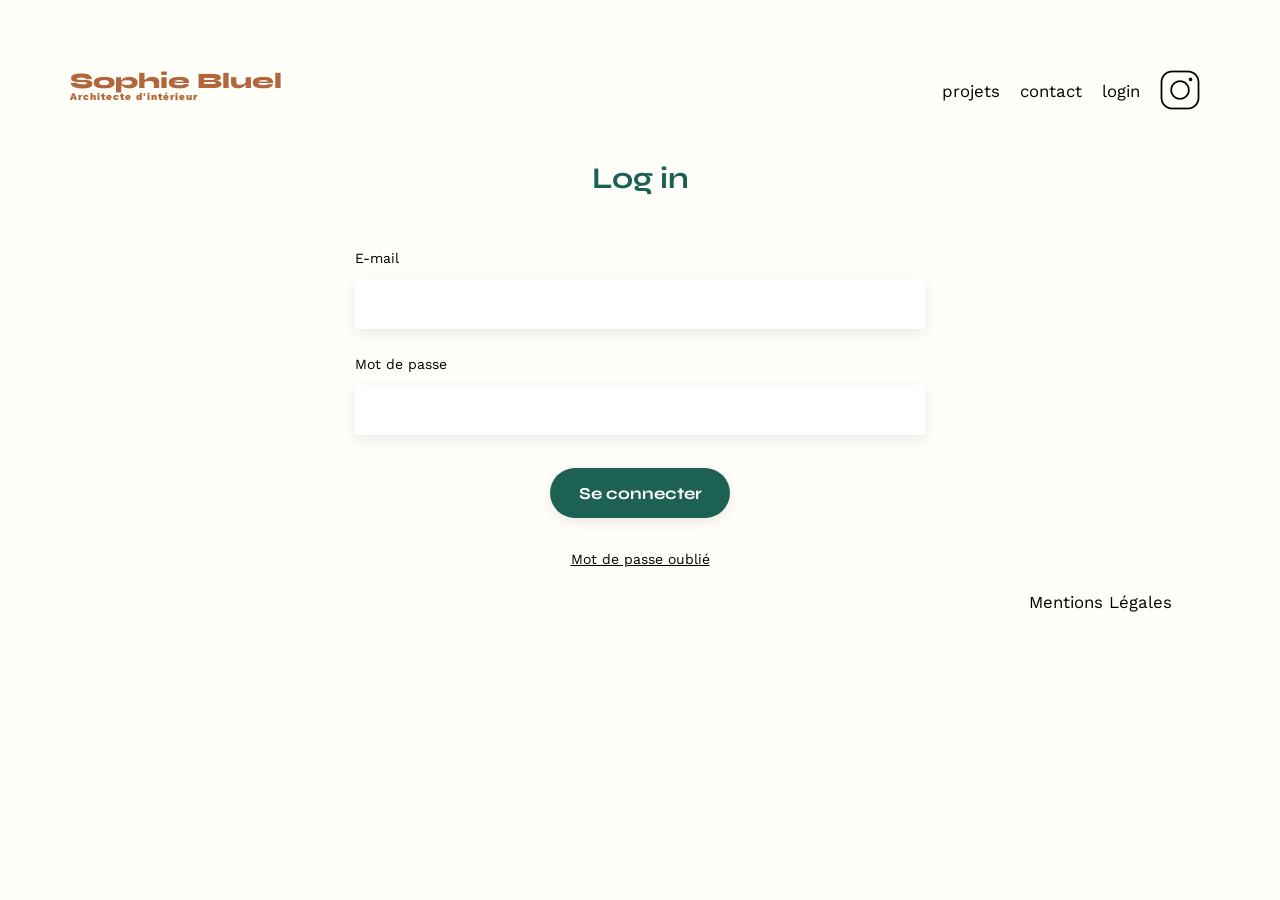
<file: FrontEnd/login.html>
<!DOCTYPE html>
<html lang="fr">
<head>
	<meta charset="UTF-8">
	<title>Sophie Bluel - Architecte d'intérieur</title>
	<meta name="viewport" content="width=device-width, initial-scale=1.0">
	<link rel="preconnect" href="https://fonts.googleapis.com">
	<link rel="preconnect" href="https://fonts.gstatic.com" crossorigin>
	<link href="https://fonts.googleapis.com/css2?family=Syne:wght@700;800&family=Work+Sans&display=swap" rel="stylesheet">
	<meta name="description" content="">
	<link rel="stylesheet" href="./assets/style.css">
</head>
<body>
<header>
	<h1>Sophie Bluel <span>Architecte d'intérieur</span></h1>
	<nav>
		<ul>
			<li><a href="index.html#Projets">projets</a></li>
			<li><a href="index.html#Contacts">contact</a></li>
			<li><a href="login.html">login</a></li>
			<li><img src="./assets/icons/instagram.png" alt="Instagram"></li>
		</ul>
	</nav>
</header>
<main>
	<section id="contact">
		<h2>Log in</h2>
		<form id="loginForm" action="#" method="post">
			<label for="email">E-mail</label>
			<input type="email" name="email" id="email" required>
			<label for="password">Mot de passe</label>
			<input type="password" name="password" id="password" required>
			<input type="submit" value="Se connecter" id="submitButton" style="cursor: pointer;">
		</form>
		<p><a class="forget" href="#">Mot de passe oublié</a></p>
	</section>
</main>
<footer>
	<nav>
		<ul>
			<li>Mentions Légales</li>
		</ul>
	</nav>
</footer>
<script src="../FrontEnd/js/login.js"></script>
</body>
</html>
</file>
<file: FrontEnd/assets/style.css>
/* http://meyerweb.com/eric/tools/css/reset/
   v2.0 | 20110126
   License: none (public domain)
*/

* {
	box-sizing: border-box;
}

.edition{
	background-color: black;
	width: 100%;
	height: 50px;
	color: white;
	display: flex;
	justify-content: center;
	align-items: center;
	left: 0;
	top: 0;
	position: absolute;
}
.edition a {
	color: white;
}
.edition a:visited {
	color: white;
}

.modal{
	position: fixed;
	display: flex;
	align-items: center;
	justify-content: center;
	top: 0;
	left: 0;
	width: 100%;
	height: 100%;
	background-color: rgba(0, 0, 0, 0.6);
}

.modal-wrapper {
	overflow: auto;
	background-color: white;
	width: 600px;
	max-width: calc(100vh - 20px);
	max-height: calc(100vh - 20px);
	padding: 20px;
}


html, body, div, span, applet, object, iframe,
h1, h2, h3, h4, h5, h6, p, blockquote, pre,
a, abbr, acronym, address, big, cite, code,
del, dfn, em, img, ins, kbd, q, s, samp,
small, strike, strong, sub, sup, tt, var,
b, u, i, center,
dl, dt, dd, ol, ul, li,
fieldset, form, label, legend,
table, caption, tbody, tfoot, thead, tr, th, td,
article, aside, canvas, details, embed,
figure, figcaption, footer, header, hgroup,
menu, nav, output, ruby, section, summary,
time, mark, audio, video {
	margin: 0;
	padding: 0;
	border: 0;
	font-size: 100%;
	font: inherit;
	vertical-align: baseline;
	text-decoration: none;
	color: inherit;
}
.forget{
	text-decoration: underline;
}
/* HTML5 display-role reset for older browsers */
article, aside, details, figcaption, figure,
footer, header, hgroup, menu, nav, section {
	display: block;
}
body {
	line-height: 1;
	background-color: #fffef8;
}
ol, ul {
	list-style: none;
}
blockquote, q {
	quotes: none;
}
blockquote:before, blockquote:after,
q:before, q:after {
	content: '';
	content: none;
}
table {
	border-collapse: collapse;
	border-spacing: 0;
}
/** end reset css**/
body {
	max-width: 1140px;
	margin:auto;
	font-family: 'Work Sans' ;
	font-size: 14px;
	margin-top: 70px;
}
header {
	display: flex;
	justify-content: space-between;
	margin: 50px 0
}
section {
	margin: 50px 0
}

h1{
	display: flex;
	flex-direction: column;
	font-family: 'Syne';
	font-size: 22px;
	font-weight: 800;
	color: #B1663C
}

h1 > span {
	font-family: 'Work Sans';
	font-size:10px;
	letter-spacing: 0.1em;
;
}

h2{
	font-family: 'Syne';
	font-weight: 700;
	font-size: 30px;
	color: #1D6154
}
nav ul {
	display: flex;
	align-items: center;
	list-style-type: none;

}
nav li {
	padding: 0 10px;
	font-size: 1.2em;
}

li:hover {
	color: #B1663C;
}
#introduction {
	display: flex;
	align-items: center;
}
#introduction figure {
	flex: 1
}
#introduction img {
	display: block;
	margin: auto;
	width: 80%;
}

#introduction article {
	flex: 1
}
#introduction h2 {
	margin-bottom: 1em;
}

#introduction p {
	margin-bottom: 0.5em;
}
#portfolio h2 {
	text-align: center;
	margin-bottom: 1em;
}
.div-projets{
	display: flex;
	justify-content: space-around;
	width: 50%;
	min-width: 550px;
	margin: 35px auto;
}
.div-projets > * {
	border: 1px solid #1D6154;
	padding: 10px 20px;
	border-radius: 25px;
	font-family: 'Syne';
	color: #1D6154;
	cursor: pointer;
	margin-top: 15px;
}
.div-projets > *:hover{
	background-color: #1D6154;
	color: white;
}
.gallery {
	width: 100%;
	display: grid;
	grid-template-columns: 1fr 1fr 1fr;
	grid-column-gap: 20px;
	grid-row-gap: 20px;
}

.gallery img {
	width: 100%;
}

.gallery-modal{
	width: 100%;
	display: grid;
	grid-template-columns: 1fr 1fr 1fr 1fr 1fr;
	grid-column-gap: 10px;
	grid-row-gap: 20px;
}
.gallery-modal img{
	width: 100%;
}

#contact {
	width: 50%;
	margin: auto;
}
#contact > * {
	text-align: center;

}
#contact h2{
	margin-bottom: 20px;
}
#contact form {
	text-align: left;
	margin-top:30px;
	display: flex;
	flex-direction: column;
}

#contact input {
	height: 50px;
	font-size: 1.2em;
	border: none;
	box-shadow: 0px 4px 14px rgba(0, 0, 0, 0.09);
}
#contact select {
	height: 50px;
	font-size: 1.2em;
	border: none;
	box-shadow: 0px 4px 14px rgba(0, 0, 0, 0.09);
}
#contact label {
	margin: 2em 0 1em 0;
}
#contact textarea {
	border: none;
	box-shadow: 0px 4px 14px rgba(0, 0, 0, 0.09);
}

input[type="submit"]{
	font-family: 'Syne';
	font-weight: 700;
	color: white;
	background-color: #1D6154;
	margin : 2em auto ;
	width: 180px;
	text-align: center;
	border-radius: 60px ;
}

footer nav ul {
	display: flex;
	justify-content: flex-end;
	margin: 2em
}

.error-login{
	background-color: #b84949;
	color: white;
	display: flex;
	justify-content: center;
	padding: 10px;
}

.titre-modal{
	text-align: center;
	font-family: 'Work Sans';
	font-size: 18px;
	font-weight: normal;
	margin: 20px;
}

hr{
	margin: 50px 0;
}

.model-button-container{
	display: flex;
	justify-content: center;
}

.add-photo{
	border: 1px solid #1D6154;
	padding: 10px 20px;
	border-radius: 25px;
	font-family: 'Syne';
	color: white;
	cursor: pointer;
	margin-top: 15px;
	background-color: #1D6154;
	margin-bottom: 40px;
	width: 250px;
}

.close-button-container{
	display: flex;
	justify-content: end;
}

.modal-buttons-container{
	display: flex;
	justify-content: space-between;
}

.js-modal-close{
	background-color: white;
	border: none;
	font-weight: bold;
	font-size: 18px;
	cursor: pointer;
}

.js-modal-back{
	background-color: white;
	border: none;
	font-weight: bold;
	font-size: 18px;
	cursor: pointer;
}

.container-projets{
	display: flex;
	align-items: center;
	justify-content: center;
}

.container-projets h2{
	text-align: center;
}

.container-projets p{
	margin-left: 20px;
	margin-bottom: 25px;
	cursor: pointer;
}


.image-container{
	position: relative;
	display: inline-block;
}
.image-container img{
	display: block;
}
.image-container .overlay-icon{
	position: absolute;
	top: 6px;
	right: 6px;
	font-size: 16px;
	cursor: pointer;
	background-color: black;
	color: white;
	padding: 4px;
	border-radius: 10%;
}

.file-section{
	width: 420px;
	background-color: #E8F1F6;
	display: flex;
	flex-direction: column;
	justify-content: center;
	align-items: center;
	padding: 10px;
	margin-left: -70px;
}
.file-section label{
	text-align: center;
	padding: 10px 20px;
	border-radius: 25px;
	font-family: 'Syne';
	color: #306685;
	cursor: pointer;
	margin-top: 10px;
	background-color: #B9C5CC;
	margin-bottom: 40px;
	width: 170px;
}
.fa-image{
	font-size: 60px;
	color: gray;
}
#photo-container{
	width: 80%;
}
#photo-container img{
	width: 100%;
}

.modifier{
	display: none;
}
</file>
